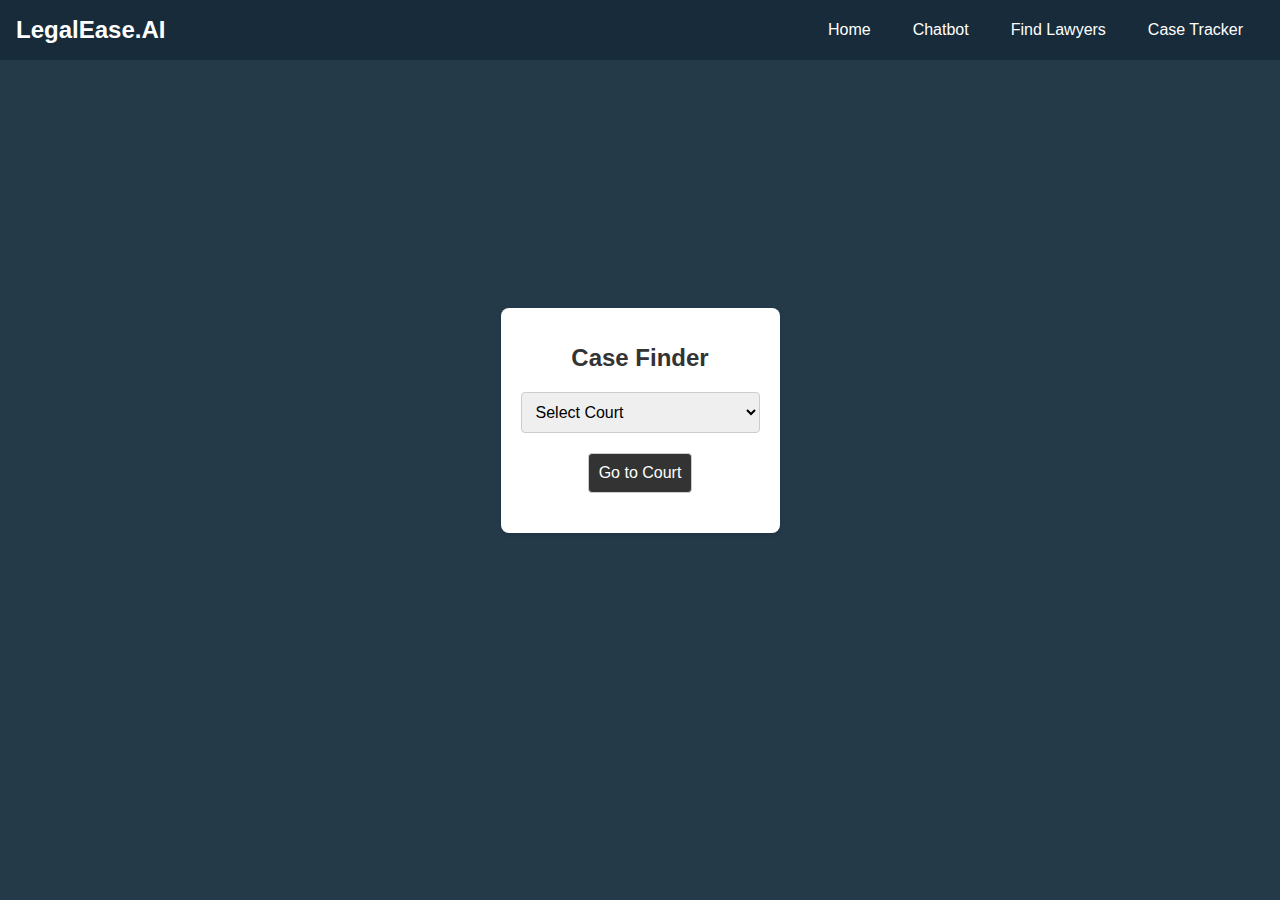
<file: caseTracker/index.html>
<!DOCTYPE html>
<html lang="en">
  <head>
    <meta charset="UTF-8" />
    <meta name="viewport" content="width=device-width, initial-scale=1.0" />
    <title>Case Finder</title>
    <link rel="stylesheet" href="style.css" />
  </head>
  <body>
    <!-- Navbar -->
    <nav class="navbar">
      <div class="navbar-left">
        <h1>LegalEase.AI</h1>
      </div>
      <a href="#" class="toggle-button">
        <span class="bar"></span>
        <span class="bar"></span>
        <span class="bar"></span>
      </a>
      <div class="navbar-right">
        <div class="navbar-links">
          <ul>
            <li><a href="../index.html">Home</a></li>
            <li><a href="../chatbot/index.html">Chatbot</a></li>
            <li><a href="../findLawyers/index.html">Find Lawyers</a></li>
            <li><a href="index.html">Case Tracker</a></li>
            <!-- <li><a href="../contact/index.html">Contact</a></li>
            <li><a href="../aboutUs/index.html">About Us</a></li> -->
          </ul>
        </div>
      </div>
    </nav>

    <section class="main-section">
      <div class="main">
        <h1 id="h1">Case Finder</h1>
        <form>
          <select id="courtSelect">
            <option value="">Select Court</option>
            <option value="supreme">Supreme Court Of India</option>
            <option value="bombay">Bombay High Court</option>
            <option value="delhi">Delhi High Court</option>
            <option value="pun-har">Punjab-Haryana High Court</option>
            <option value="chhatisgarh">Chattisgarh High Court</option>
            <option value="madras">Madras High Court</option>
          </select>
          <button type="button" onclick="redirectToCourt()">Go to Court</button>
        </form>
      </div>
    </section>

    <script>
      function redirectToCourt() {
        var courtSelect = document.getElementById("courtSelect");
        var selectedOption = courtSelect.value;

        if (selectedOption === "bombay") {
          window.open(
            "https://bombayhighcourt.nic.in/case_query.php",
            "_blank"
          );
        } else if (selectedOption === "supreme") {
          window.open("https://www.sci.gov.in/case-status-case-no/", "_blank");
        } else if (selectedOption === "delhi") {
          window.open("https://delhihighcourt.nic.in/court/case", "_blank");
        } else if (selectedOption === "chhatisgarh") {
          window.open(
            "https://hcservices.ecourts.gov.in/ecourtindiaHC/cases/case_no.php?state_cd=18&dist_cd=1&court_code=1&stateNm=Chhattisgarh",
            "_blank"
          );
        } else if (selectedOption === "madras") {
          window.open(
            "https://hcmadras.tn.gov.in/case_status_mas.php",
            "_blank"
          );
        } else if (selectedOption === "pun-har") {
          window.open(
            "https://www.phhc.gov.in/home.php?search_param=mention_status",
            "_blank"
          );
        } else {
          alert("Please select a court.");
        }
      }
    </script>
  </body>
</html>
</file>
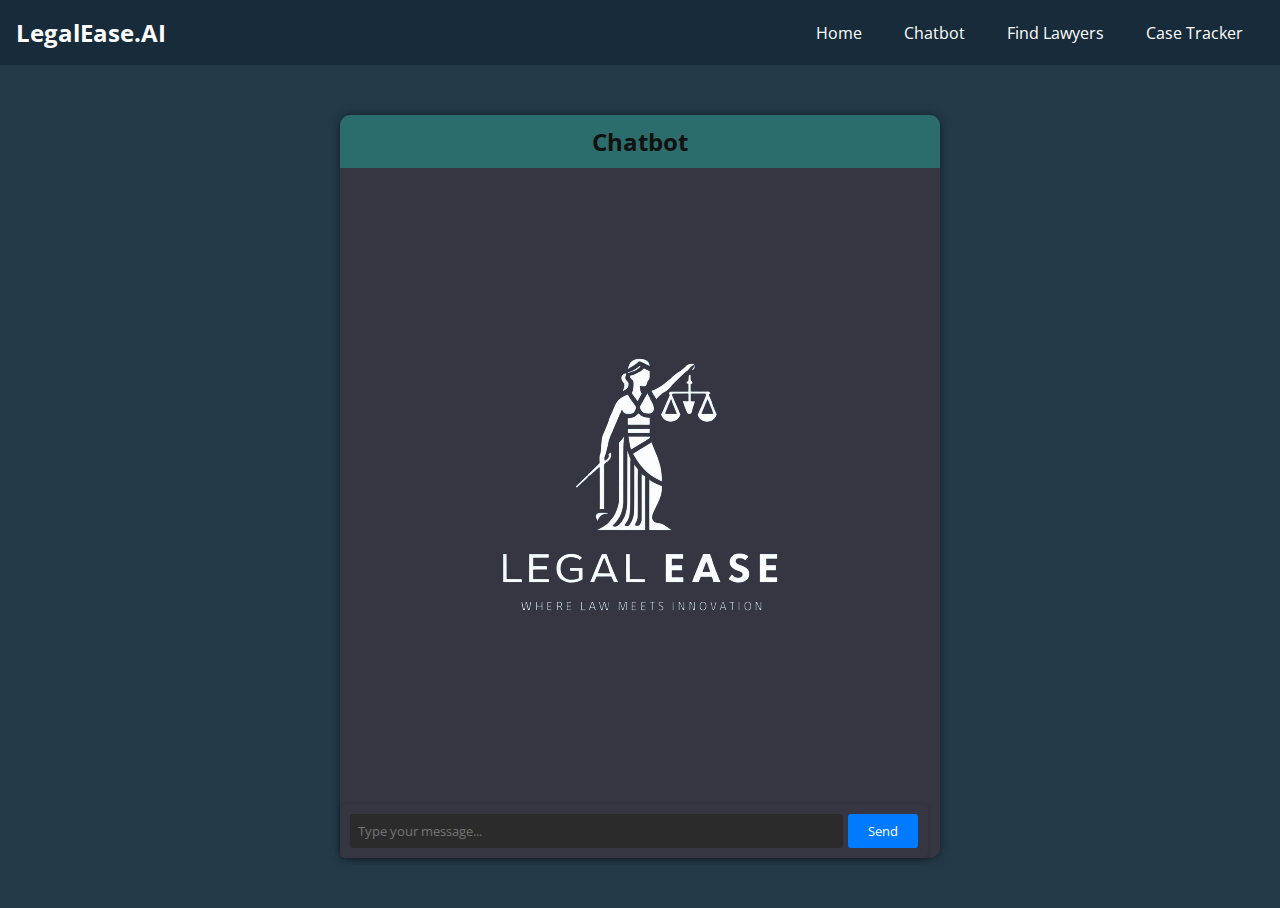
<file: chatbot/index.html>
<!DOCTYPE html>
<html lang="en">
  <head>
    <meta charset="UTF-8" />
    <meta name="viewport" content="width=device-width, initial-scale=1.0" />
    <title>LegalEase.AI - Chatbot</title>
    <link rel="stylesheet" href="styles.css" />
  </head>
  <body>
    <!-- Navbar -->
    <nav class="navbar">
      <div class="navbar-left">
        <h1>LegalEase.AI</h1>
      </div>
      <a href="#" class="toggle-button">
        <span class="bar"></span>
        <span class="bar"></span>
        <span class="bar"></span>
      </a>
      <div class="navbar-right">
        <div class="navbar-links">
          <ul>
            <li><a href="../index.html">Home</a></li>
            <li><a href="index.html">Chatbot</a></li>
            <li><a href="../findLawyers/index.html">Find Lawyers</a></li>
            <li><a href="../caseTracker/index.html">Case Tracker</a></li>
            <!-- <li><a href="../contact/index.html">Contact</a></li>
            <li><a href="../aboutUs/index.html">About Us</a></li> -->
          </ul>
        </div>
      </div>
    </nav>

    <!-- Main Body -->
    <section class="main-section">
      <div class="container">
        <div class="chat-container">
          <div class="chat-head">
            <h2 id="cb-text">Chatbot</h2>
            <div class="chat-box" id="chatBox"></div>
            <div class="chat-ctrls">
              <input
                type="text"
                id="userInput"
                placeholder="Type your message..."
              />
              <!-- <button onclick="sendMessage()">Send</button> -->
              <button id="sendButton">Send</button>
            </div>
          </div>
        </div>
      </div>
    </section>

    <script type="importmap">
      {
        "imports": {
          "@google/generative-ai": "https://esm.run/@google/generative-ai"
        }
      }
    </script>
    <script type="module" src="script.js"></script>
  </body>
</html>
</file>
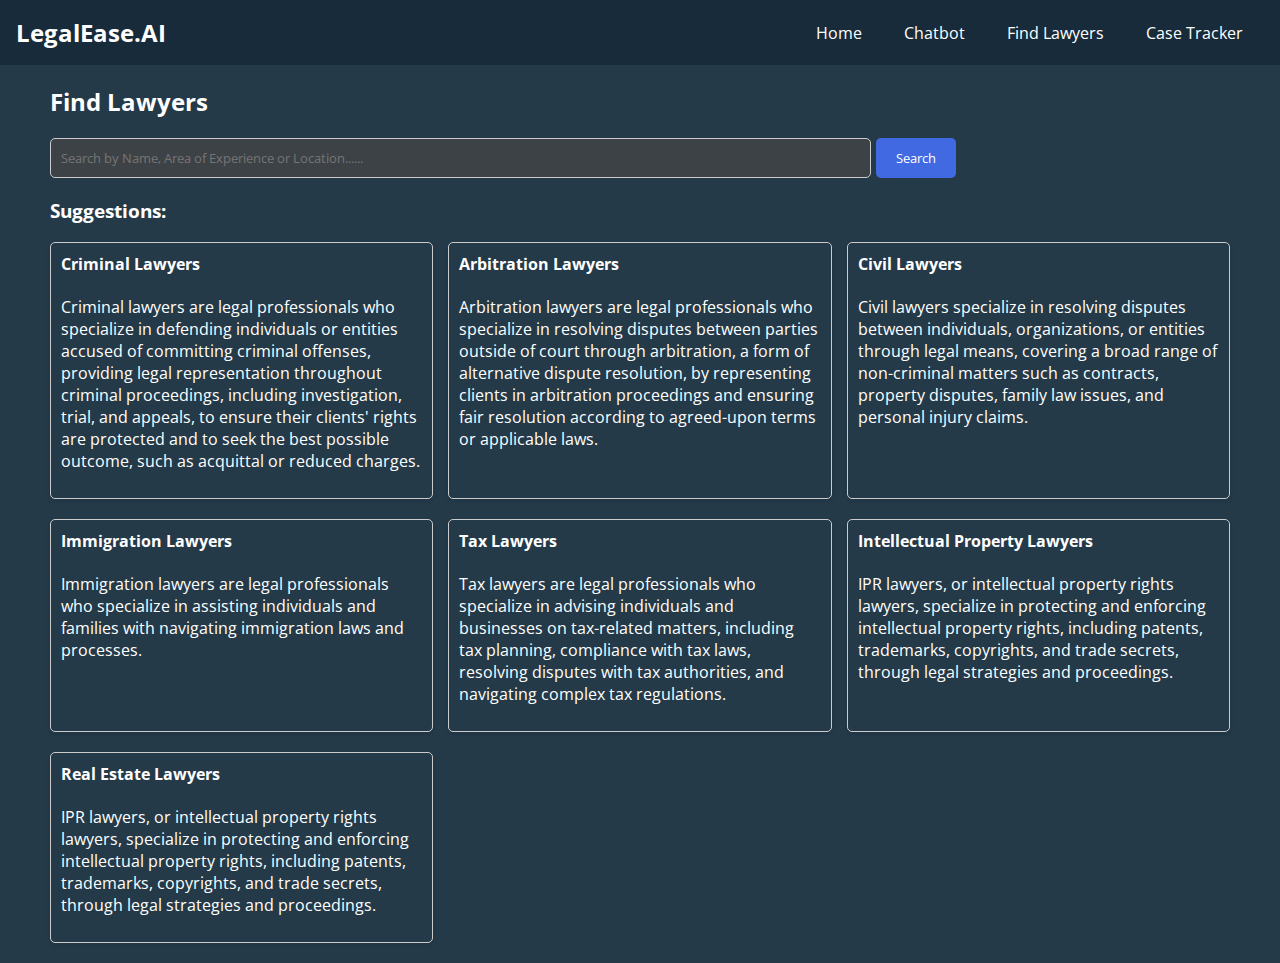
<file: findLawyers/index.html>
<!DOCTYPE html>
<html lang="en">
  <head>
    <meta charset="UTF-8" />
    <meta name="viewport" content="width=device-width, initial-scale=1.0" />
    <title>Find Lawyers - LegalEase.AI</title>
    <link rel="stylesheet" href="styles.css" />
  </head>
  <body>
    <!-- Navbar -->
    <nav class="navbar">
      <div class="navbar-left">
        <h1>LegalEase.AI</h1>
      </div>
      <a href="#" class="toggle-button">
        <span class="bar"></span>
        <span class="bar"></span>
        <span class="bar"></span>
      </a>
      <div class="navbar-right">
        <div class="navbar-links">
          <ul>
            <li><a href="../index.html">Home</a></li>
            <li><a href="../chatbot/index.html">Chatbot</a></li>
            <li><a href="index.html">Find Lawyers</a></li>
            <li><a href="../caseTracker/index.html">Case Tracker</a></li>
            <!-- <li><a href="../contact/index.html">Contact</a></li>
            <li><a href="../aboutUs/index.html">About Us</a></li> -->
          </ul>
        </div>
      </div>
    </nav>

    <!-- Main Section (Find Lawyers) -->
    <section class="main-section">
      <div class="container">
        <h2>Find Lawyers</h2>
        <div class="search-bar">
          <input
            type="text"
            id="searchInput"
            placeholder="Search by Name, Area of Experience or Location......"
          />

          <button onclick="searchLawyers()">Search</button>
        </div>
        <div id="suggestions">
          <h3>Suggestions:</h3>
          <div class="suggestion-container">
            <!-- Add onclick attribute to each suggestion -->
            <div class="suggestion" onclick="searchByType('Criminal')">
              <h4>Criminal Lawyers</h4>
              <p>
                Criminal lawyers are legal professionals who specialize in
                defending individuals or entities accused of committing criminal
                offenses, providing legal representation throughout criminal
                proceedings, including investigation, trial, and appeals, to
                ensure their clients' rights are protected and to seek the best
                possible outcome, such as acquittal or reduced charges.
              </p>
            </div>
            <div class="suggestion" onclick="searchByType('Arbitration')">
              <h4>Arbitration Lawyers</h4>
              <p>
                Arbitration lawyers are legal professionals who specialize in
                resolving disputes between parties outside of court through
                arbitration, a form of alternative dispute resolution, by
                representing clients in arbitration proceedings and ensuring
                fair resolution according to agreed-upon terms or applicable
                laws.
              </p>
            </div>
            <div class="suggestion" onclick="searchByType('Civil')">
              <h4>Civil Lawyers</h4>
              <p>
                Civil lawyers specialize in resolving disputes between
                individuals, organizations, or entities through legal means,
                covering a broad range of non-criminal matters such as
                contracts, property disputes, family law issues, and personal
                injury claims.
              </p>
            </div>
            <div class="suggestion" onclick="searchByType('Immigration')">
              <h4>Immigration Lawyers</h4>
              <p>
                Immigration lawyers are legal professionals who specialize in
                assisting individuals and families with navigating immigration
                laws and processes.
              </p>
            </div>
            <div class="suggestion" onclick="searchByType('Tax')">
              <h4>Tax Lawyers</h4>
              <p>
                Tax lawyers are legal professionals who specialize in advising
                individuals and businesses on tax-related matters, including tax
                planning, compliance with tax laws, resolving disputes with tax
                authorities, and navigating complex tax regulations.
              </p>
            </div>
            <div
              class="suggestion"
              onclick="searchByType('Intellectual Property')"
            >
              <h4>Intellectual Property Lawyers</h4>
              <p>
                IPR lawyers, or intellectual property rights lawyers, specialize
                in protecting and enforcing intellectual property rights,
                including patents, trademarks, copyrights, and trade secrets,
                through legal strategies and proceedings.
              </p>
            </div>
            <div class="suggestion" onclick="searchByType('Real Estate')">
              <h4>Real Estate Lawyers</h4>
              <p>
                IPR lawyers, or intellectual property rights lawyers, specialize
                in protecting and enforcing intellectual property rights,
                including patents, trademarks, copyrights, and trade secrets,
                through legal strategies and proceedings.
              </p>
            </div>
          </div>
        </div>
        <div id="searchResults" style="display: none">
          <button onclick="goBack()">Back</button>
          <h3>Search Results:</h3>
          <div id="resultsList">
            <!-- Search results will be displayed here dynamically -->
          </div>
        </div>
      </div>
    </section>

    <script src="script.js"></script>
  </body>
</html>
</file>
<file: caseTracker/style.css>
* {
  box-sizing: border-box;
  font-family: "Open Sans", sans-serif;
}
html {
  height: 100dvh;
  width: 100dvw;
}

body {
  margin: 0;
  padding: 0;
  background-color: #243a49;
  color: #111;
  height: 100dvh;
  width: 100dvw;
}

/* Navbar Styles */
.navbar {
  display: flex;
  position: relative;
  justify-content: space-between;
  align-items: center;
  background-color: #172b3a;
  color: #fff;
}

.navbar-left {
  flex-grow: 1;
}

h1 {
  font-size: 1.5rem;
  margin: 1rem;
  user-select: none;
}

.navbar-right {
  display: flex;
}

.navbar-links {
  margin-right: 1rem;
}

.navbar-links ul {
  display: flex;
  margin: 0;
  padding: 0;
}

.navbar-links li {
  list-style: none;
  padding: 5px;
}

.navbar-links li a {
  text-decoration: none;
  color: white;
  padding: 1rem;
}

.navbar-links li:hover {
  background-color: #34495e;
}

.navbar-links li a:hover {
  color: #abb2b9;
}

.main-section {
  display: flex;
  justify-content: center;
  align-items: center;
  height: 80%;
  color: #fff;
}
.main-section {
  display: flex;
  justify-content: center;
  align-items: center;
  height: 80vh;
}

.main {
  background-color: #fff;
  padding: 20px;
  border-radius: 8px;
  box-shadow: 0px 2px 4px rgba(0, 0, 0, 0.1);
}

.main h1 {
  color: #333;
  text-align: center;
  margin-bottom: 20px;
}

form {
  display: flex;
  flex-direction: column;
  align-items: center;
}

select,
button {
  padding: 10px;
  margin-bottom: 20px;
  border: 1px solid #ccc;
  border-radius: 4px;
  font-size: 16px;
}

button {
  background-color: #333;
  color: #fff;
  cursor: pointer;
  transition: background-color 0.3s;
}

button:hover {
  background-color: #555;
}
</file>
<file: chatbot/styles.css>
@import url("https://fonts.googleapis.com/css2?family=Open+Sans&display=swap");

* {
  box-sizing: border-box;
  font-family: "Open Sans", sans-serif;
}
html {
  height: 100dvh;
  width: 100dvw;
}

body {
  margin: 0;
  padding: 0;
  background-color: #243a49;
  color: #111;
}

.navbar {
  display: flex;
  position: relative;
  justify-content: space-between;
  align-items: center;
  background-color: #172b3a;
  color: #fff;
}

.navbar-left {
  flex-grow: 1;
}

h1 {
  font-size: 1.5rem;
  margin: 1rem;
  user-select: none;
}

.navbar-right {
  display: flex;
}

.navbar-links {
  margin-right: 1rem;
}

.navbar-links ul {
  display: flex;
  margin: 0;
  padding: 0;
}

.navbar-links li {
  list-style: none;
  padding: 5px;
}

.navbar-links li a {
  text-decoration: none;
  color: white;
  padding: 1rem;
}

.navbar-links li:hover {
  background-color: #34495e;
}

.navbar-links li a:hover {
  color: #abb2b9;
}

.main-section {
  padding: 50px 0;
}

#cb-text {
  text-align: center;
  padding: 10px;
  margin-top: 0;
  margin-bottom: 10px;
  background-color: #2b6c6c;
  color: #111;
  font-weight: 700;
  position: sticky;
}

.container {
  max-width: 1200px;
  margin: 0 auto;
  padding: 0 20px;
  position: relative;
}

.chat-container {
  max-width: 600px;
  margin: 0 auto;
  background-color: #363642;
  border-radius: 10px;
  box-shadow: 0 0 10px rgba(0, 0, 0, 0.5);
  overflow-y: scroll;
  height: 82.5dvh;
  color: #bdbdbd;
  background-image: url("./bg.png");
  background-repeat: no-repeat;
  background-position: center;
}

.chat-box {
  height: 90%;
  overflow-y: auto;
  padding: 20px;
}

.chat-ctrls {
  display: flex;
  justify-content: space-between;
  align-items: center;
  position: absolute;
  bottom: 0px;
  width: 49%;
  padding: 10px;
  background-color: #363642;
  border-radius: 5px;
  gap: 5px;
  box-shadow: 0 2px 5px rgba(0, 0, 0, 0.2);
}

#userInput {
  flex-grow: 1;
  padding: 8px;
  border: none;
  border-radius: 3px;
  background-color: #2b2b2b;
  color: #fff;
}

#sendButton {
  padding: 8px 20px;
  background-color: #007bff;
  color: #fff;
  border: none;
  border-radius: 3px;
  cursor: pointer;
  transition: background-color 0.3s ease;
}

#sendButton:hover {
  background-color: #0056b3;
}

.bot {
  background-color: #545b4d;
  border-radius: 10px;
  padding: 10px;
  margin-bottom: 10px;
  padding-bottom: 30px;
  display: flex;
  align-items: center;
}

.user {
  background-color: #506863;
  border-radius: 10px;
  padding: 10px;
  margin-bottom: 10px;
  text-align: right;
}

.bot {
  padding: 10px;
  padding-bottom: 30px;
  position: relative;
}

.bot button {
  position: absolute;
  top: 5px;
  right: 5px;
  font-size: 10px;
  background-color: #605c5c;
  border-radius: 10%;
  border: 1px solid black;
}
.bot button:hover {
  font-size: 15px;
}
</file>
<file: findLawyers/styles.css>
/* Add your CSS styles here */
@import url("https://fonts.googleapis.com/css2?family=Open+Sans&display=swap");

* {
  box-sizing: border-box;
  font-family: "Open Sans", sans-serif;
}

body {
  margin: 0;
  padding: 0;
  background-color: #243a49;
  color: #fff;
}

/* Navbar Styles */
.navbar {
  display: flex;
  position: relative;
  justify-content: space-between;
  align-items: center;
  background-color: #172b3a;
  color: white;
}

.navbar-left {
  flex-grow: 1;
}

h1 {
  font-size: 1.5rem;
  margin: 1rem;
  user-select: none;
}

.navbar-right {
  display: flex;
}

.navbar-links {
  margin-right: 1rem;
}

.navbar-links ul {
  display: flex;
  margin: 0;
  padding: 0;
}

.navbar-links li {
  list-style: none;
  padding: 5px;
}

.navbar-links li a {
  text-decoration: none;
  color: white;
  padding: 1rem;
}

.navbar-links li:hover {
  background-color: aqua;
}

.navbar-links li a:hover {
  color: black;
  font-weight: 600;
}

.toggle-button {
  position: absolute;
  top: 0.75rem;
  right: 1rem;
  display: none;
  flex-direction: column;
  justify-content: space-between;
  width: 30px;
  height: 21px;
}

.toggle-button .bar {
  height: 3px;
  width: 100%;
  background-color: white;
  border-radius: 10px;
}

/* Main page styles */

.main-section {
  padding: 0 50px;
}
.search-bar {
  margin-bottom: 20px;
  display: flex;
}

.search-bar input[type="text"] {
  width: calc(70% - 5px);
  padding: 10px;
  border: 1px solid #ccc;
  border-radius: 5px;
  margin-right: 5px;
  background-color: #3d4246;
  color: white;
}

.search-bar select {
  width: 20%;
}
.search-bar button {
  padding: 10px 20px;
  background-color: royalblue;
  color: white;
  border: none;
  border-radius: 5px;
  cursor: pointer;
}

.search-bar button:hover {
  background-color: #0056b3;
}

.suggestion-container {
  display: flex;
  flex-wrap: wrap;
  justify-content: space-between;
}

.suggestion h4 {
  margin-top: 0;
}

.suggestion {
  width: calc(33.33% - 10px);
  padding: 10px;
  border: 1px solid #ccc;
  border-radius: 5px;
  margin-bottom: 20px;
  transition: box-shadow 0.3s ease-in-out; /* Added transition */
  box-shadow: 0 2px 4px rgba(0, 0, 0, 0.1); /* Added box shadow */
}

.suggestion {
  /* Your existing styles */
  transition: background-color 0.3s ease-in-out, box-shadow 0.3s ease-in-out,
    border-color 0.3s ease-in-out;
}

.suggestion:hover {
  background-color: #3e463e; /* Darker greenish-gray background color */
  box-shadow: 0 4px 8px rgba(0, 0, 0, 0.2); /* Shadow effect */
  border-color: #4caf50; /* Light green border color */
}

.suggestion:hover h4 {
  color: #4caf50; /* Light green text color */
}

/* Style for the search results */
#searchResults {
  display: none;
  padding-bottom: 2rem;
}

/* Style for each lawyer item */
.lawyer-item {
  display: flex;
  align-items: center;
  padding: 1rem;
  margin: 10px;
  border: 1px solid #ccc;
}

/* Style for lawyer image */
.lawyer-image {
  margin-right: 20px;
}

.lawyer-image img {
  width: 100px; /* Adjust size as needed */
  height: auto;
}

/* Style for lawyer details */
.lawyer-details {
  flex-grow: 1;
}

.lawyer-details h4 {
  font-size: 18px;
  margin: 0 0 5px;
}

.lawyer-details p {
  font-size: 14px;
  margin: 0;
}

.highlight {
  font-weight: bold;
}
</file>
